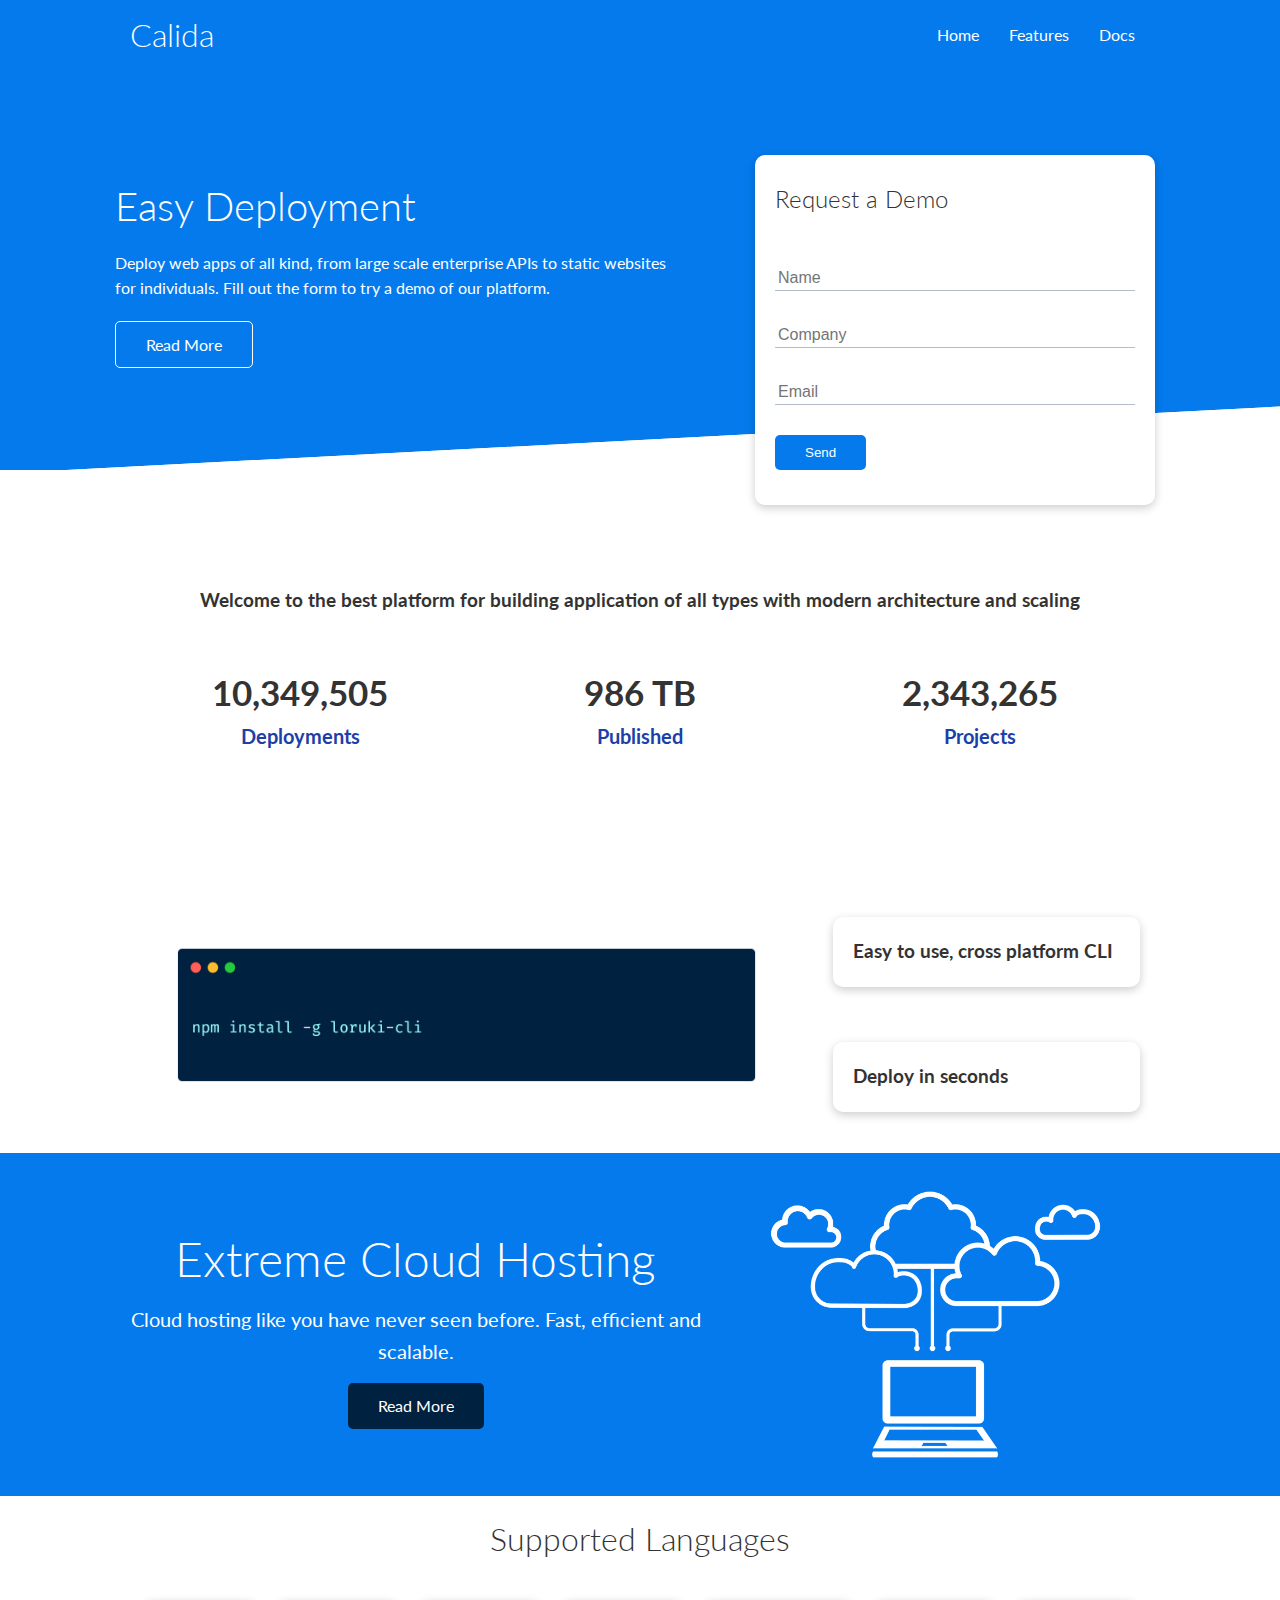
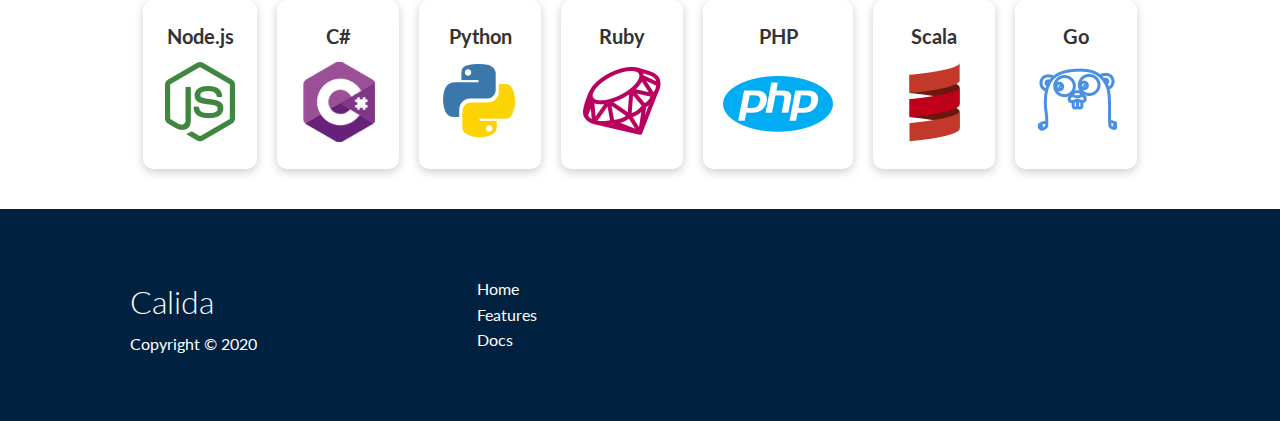
<file: index.html>
<!DOCTYPE html>
<html lang="en">
<head>
    <meta charset="UTF-8">
    <meta name="viewport" content="width=device-width, initial-scale=1.0">
    <link rel="stylesheet" href="css/style.css">
    <link rel="stylesheet" href="css/utilities.css">
    <link rel="stylesheet" href="https://cdnjs.cloudflare.com/ajax/libs/font-awesome/5.15.1/css/all.min.css" integrity="sha512-+4zCK9k+qNFUR5X+cKL9EIR+ZOhtIloNl9GIKS57V1MyNsYpYcUrUeQc9vNfzsWfV28IaLL3i96P9sdNyeRssA==" crossorigin="anonymous" />
    <title>Calida | Deploy your website</title>
</head>
<body>
    <!-- Navigation -->
    <div class="navbar">
        <div class="container flex">
            <h1 class="logo">Calida</h1>
            <nav>
                <ul>
                    <li><a href="index.html">Home</a></li>
                    <li><a href="features.html">Features</a></li>
                    <li><a href="docs.html">Docs</a></li>
                </ul>
            </nav>
        </div>
    </div>
    <!-- Showcase setion -->
    <section class="showcase">
        <div class="container grid">
            <div class="showcase-text">
                <h1>Easy Deployment</h1>
                <p>Deploy web apps of all kind, from large scale enterprise APIs to static
                    websites for individuals. Fill out the form to try a demo of our platform.
                </p>
                <a href="features.html" class="btn btn-outline">Read More</a>
            </div>
            <div class="showcase-form card">
                <h2>Request a Demo</h2>
                <form name="contact" method="POST" netlify-honeypot="bot-field" data-netlify="true">
                    <input type="hidden" name="form-name" value="contact">
                    <p class="hidden">
                        <label>Don’t fill this out if you’re human: <input name="bot-field" /></label>
                    </p>
                    <div class="form-control">
                        <input type="text" name="name" placeholder="Name" required>
                    </div>
                    <div class="form-control">
                        <input type="text" name="company" placeholder="Company" required>
                    </div>
                    <div class="form-control">
                        <input type="email" name="email" placeholder="Email" required>
                    </div>
                    <input type="submit" value="Send" class="btn btn-primary">
                </form>
            </div>
        </div>
    </section>
    <!-- Stats Section -->
    <section class="stats">
        <div class="container">
            <h3 class="stats-heading text-center my-1">
                Welcome to the best platform for building application of all types
                with modern architecture and scaling
            </h3>
            <div class="grid grid-3 text-center my-4">
                <div>
                    <i class="fas fa-server fa-3x"></i>
                    <h3>10,349,505</h3>
                    <p class="text-secondary">Deployments</p>
                </div>
                <div>
                    <i class="fas fa-upload fa-3x"></i>
                    <h3>986 TB</h3>
                    <p class="text-secondary">Published</p>
                </div>
                <div>
                    <i class="fas fa-project-diagram fa-3x"></i>
                    <h3>2,343,265</h3>
                    <p class="text-secondary">Projects</p>
                </div>
            </div>
        </div>
    </section>
    <!-- CLI part -->
    <section class="cli">
        <div class="container grid">
            <img src="images/cli.png" alt="CLI Card">
            <div class="card">
                <h3>Easy to use, cross platform CLI</h3>
            </div>
            <div class="card">
                <h3>
                    Deploy in seconds
                </h3>
            </div>
        </div>
    </section>
    <!-- CLoud section -->
    <section class="cloud bg-primary my-2 py-2">
        <div class="container grid">
            <div class="text-center">
                <h2 class="lg">
                    Extreme Cloud Hosting
                </h2>
                <p class="lead my-1">Cloud hosting like you have never seen before.
                    Fast, efficient and scalable.
                </p>
                <a href="features.html" class="btn btn-dark">Read More</a>
            </div>
            <img src="images/cloud.png" alt="Cloud Picture">
        </div>
    </section>
    <!-- Supported languages -->
    <section class="languages">
        <h2 class="md text-center my-2">Supported Languages</h2>
        <div class="container flex">
            <div class="card">
                <h4>Node.js</h4>
                <img src="images/logos/node.png" alt="node js image">
            </div>
            <div class="card">
                <h4>C#</h4>
                <img src="images/logos/csharp.png" alt="node js image">
            </div>
            <div class="card">
                <h4>Python</h4>
                <img src="images/logos/python.png" alt="node js image">
            </div>
            <div class="card">
                <h4>Ruby</h4>
                <img src="images/logos/ruby.png" alt="node js image">
            </div>
            <div class="card">
                <h4>PHP</h4>
                <img src="images/logos/php.png" alt="node js image">
            </div>
            <div class="card">
                <h4>Scala</h4>
                <img src="images/logos/scala.png" alt="node js image">
            </div>
            <div class="card">
                <h4>Go</h4>
                <img src="images/logos/go.png" alt="node js image">
            </div>

        </div>
    </section>
    <!-- Footer -->
    <footer class="footer bg-dark py-5">
        <div class="container grid grid-3">
            <div>
                <h1>Calida</h1>
                <p>Copyright &copy; 2020</p>
            </div>
            <div>
                <nav>
                    <ul>
                        <li><a href="index.html">Home</a></li>
                        <li><a href="features.html">Features</a></li>
                        <li><a href="docs.html">Docs</a></li>
                    </ul>
                </nav>
            </div>
            <div class="social">
                <a href="#"><i class="fab fa-github fa-2x"></i></a>
                <a href="#"><i class="fab fa-facebook fa-2x"></i></a>
                <a href="#"><i class="fab fa-instagram fa-2x"></i></a>
                <a href="#"><i class="fab fa-twitter fa-2x"></i></a>
            </div>
        </div>
    </footer>
</body>
</html>
</file>
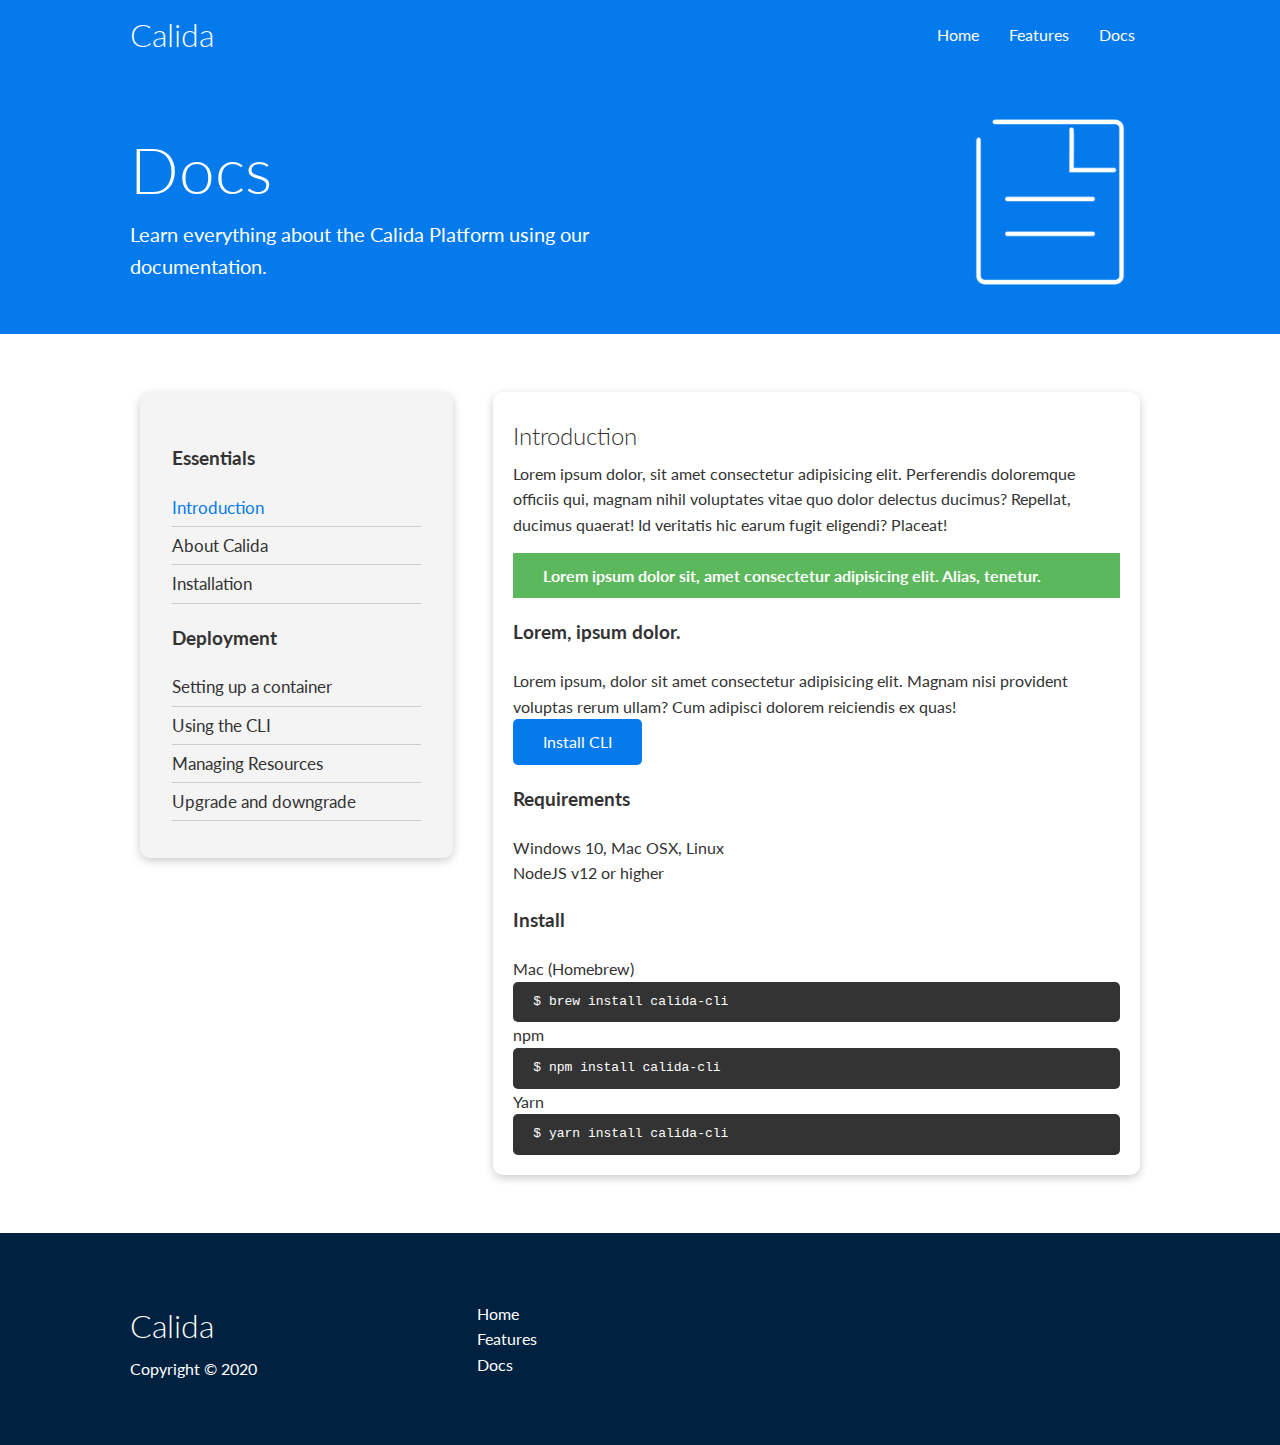
<file: docs.html>
<!DOCTYPE html>
<html lang="en">
<head>
    <meta charset="UTF-8">
    <meta name="viewport" content="width=device-width, initial-scale=1.0">
    <link rel="stylesheet" href="css/style.css">
    <link rel="stylesheet" href="css/utilities.css">
    <link rel="stylesheet" href="https://cdnjs.cloudflare.com/ajax/libs/font-awesome/5.15.1/css/all.min.css" integrity="sha512-+4zCK9k+qNFUR5X+cKL9EIR+ZOhtIloNl9GIKS57V1MyNsYpYcUrUeQc9vNfzsWfV28IaLL3i96P9sdNyeRssA==" crossorigin="anonymous" />
    <title>Calida | Deploy your website</title>
</head>
<body>
    <!-- Navigation -->
    <div class="navbar">
        <div class="container flex">
            <h1 class="logo">Calida</h1>
            <nav>
                <ul>
                    <li><a href="index.html">Home</a></li>
                    <li><a href="features.html">Features</a></li>
                    <li><a href="docs.html">Docs</a></li>
                </ul>
            </nav>
        </div>
    </div>
    <!-- Head area -->
    <section class="docs-head bg-primary py-3">
        <div class="container grid">
            <div>
                <h1 class="xl">Docs</h1>
                <p class="lead">Learn everything about the Calida Platform using our documentation.</p>
            </div>
            <img src="images/docs.png" alt="server">
        </div>
    </section>
    <!-- Docs Main -->
    <section class="docs-main my-4">
        <div class="container grid">
            <div class="card bg-light p-3">
                <h3 class="my-2">Essentials</h3>
                <nav>
                    <ul>
                        <li><a class="text-primary" href="#">Introduction</a></li>
                        <li><a href="#">About Calida</a></li>
                        <li><a href="#">Installation</a></li>
                    </ul>
                </nav>
                <h3 class="my-2">Deployment</h3>
                <nav>
                    <ul>
                        <li><a href="#">Setting up a container</a></li>
                        <li><a href="#">Using the CLI</a></li>
                        <li><a href="#">Managing Resources</a></li>
                        <li><a href="#">Upgrade and downgrade</a></li>
                    </ul>
                </nav>
            </div>
            <div class="card">
                <h2>Introduction</h2>
                <p>Lorem ipsum dolor, sit amet consectetur adipisicing elit. Perferendis doloremque officiis qui, magnam nihil voluptates vitae quo dolor delectus ducimus? Repellat, ducimus quaerat! Id veritatis hic earum fugit eligendi? Placeat!</p>
                
                <div class="alert alert-success">
                    <i class="fas fa-info"></i>Lorem ipsum dolor sit, amet consectetur adipisicing elit. Alias, tenetur.
                </div>
                
                <h3>Lorem, ipsum dolor.</h3>
                <p>Lorem ipsum, dolor sit amet consectetur adipisicing elit. Magnam nisi provident voluptas rerum ullam? Cum adipisci dolorem reiciendis ex quas!</p>
                <a href="#" class="btn btn-primary">Install CLI</a>

                <h3>Requirements</h3>
                <ul>
                    <li>Windows 10, Mac OSX, Linux</li>
                    <li>NodeJS v12 or higher</li>
                </ul>

                <h3>Install</h3>
                <p>Mac (Homebrew)</p>
                <pre><code>$ brew install calida-cli</code></pre>
                <p>npm</p>
                <pre><code>$ npm install calida-cli</code></pre>
                <p>Yarn</p>
                <pre><code>$ yarn install calida-cli</code></pre>
            </div>
        </div>
    </section>



    
    <!-- Footer -->
    <footer class="footer bg-dark py-5">
        <div class="container grid grid-3">
            <div>
                <h1>Calida</h1>
                <p>Copyright &copy; 2020</p>
            </div>
            <div>
                <nav>
                    <ul>
                        <li><a href="index.html">Home</a></li>
                        <li><a href="features.html">Features</a></li>
                        <li><a href="docs.html">Docs</a></li>
                    </ul>
                </nav>
            </div>
            <div class="social">
                <a href="#"><i class="fab fa-github fa-2x"></i></a>
                <a href="#"><i class="fab fa-facebook fa-2x"></i></a>
                <a href="#"><i class="fab fa-instagram fa-2x"></i></a>
                <a href="#"><i class="fab fa-twitter fa-2x"></i></a>
            </div>
        </div>
    </footer>
</body>
</html>
</file>
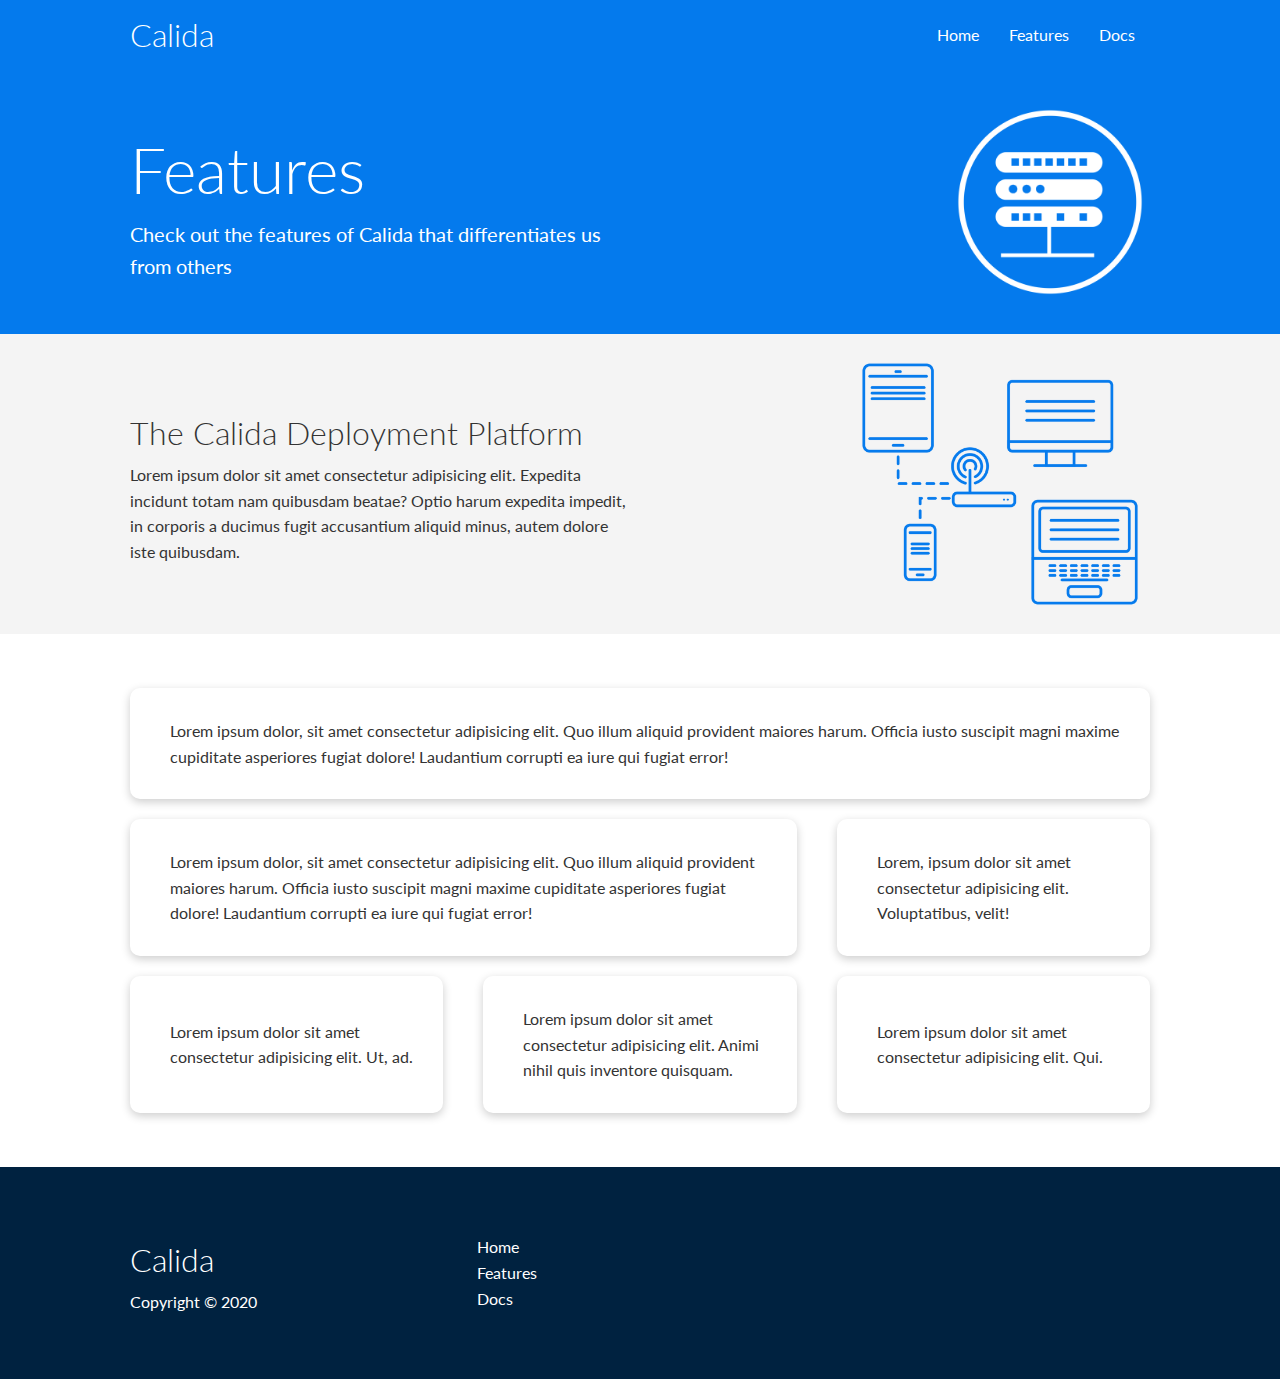
<file: features.html>
<!DOCTYPE html>
<html lang="en">
<head>
    <meta charset="UTF-8">
    <meta name="viewport" content="width=device-width, initial-scale=1.0">
    <link rel="stylesheet" href="css/style.css">
    <link rel="stylesheet" href="css/utilities.css">
    <link rel="stylesheet" href="https://cdnjs.cloudflare.com/ajax/libs/font-awesome/5.15.1/css/all.min.css" integrity="sha512-+4zCK9k+qNFUR5X+cKL9EIR+ZOhtIloNl9GIKS57V1MyNsYpYcUrUeQc9vNfzsWfV28IaLL3i96P9sdNyeRssA==" crossorigin="anonymous" />
    <title>Calida | Deploy your website</title>
</head>
<body>
    <!-- Navigation -->
    <div class="navbar">
        <div class="container flex">
            <h1 class="logo">Calida</h1>
            <nav>
                <ul>
                    <li><a href="index.html">Home</a></li>
                    <li><a href="features.html">Features</a></li>
                    <li><a href="docs.html">Docs</a></li>
                </ul>
            </nav>
        </div>
    </div>
    <!-- Head area -->
    <section class="features-head bg-primary py-3">
        <div class="container grid">
            <div>
                <h1 class="xl">Features</h1>
                <p class="lead">Check out the features of Calida that differentiates us from others</p>
            </div>
            <img src="images/server.png" alt="server">
        </div>
    </section>
    <!-- Sub head section -->
    <section class="features-sub-head bg-light py3">
        <div class="container grid">
            <div>
                <h1 class="md">The Calida Deployment Platform</h1>
                <p>Lorem ipsum dolor sit amet consectetur adipisicing elit. Expedita incidunt totam nam quibusdam beatae? Optio harum expedita impedit, in corporis a ducimus fugit accusantium aliquid minus, autem dolore iste quibusdam.</p>
            </div>
            <img src="images/server2.png" alt="server2">
        </div>
    </section>
    <!-- Features main section -->
    <section class="features-main my-2">
        <div class="container grid grid-3">
            <div class="card flex">
                <i class="fas fa-server fa-3x"></i>
                <p>Lorem ipsum dolor, sit amet consectetur adipisicing elit. Quo illum aliquid provident maiores harum. Officia iusto suscipit magni maxime cupiditate asperiores fugiat dolore! Laudantium corrupti ea iure qui fugiat error!</p>
                
            </div>
            <div class="card flex">
                <i class="fas fa-project-diagram fa-3x"></i>
                <p>Lorem ipsum dolor, sit amet consectetur adipisicing elit. Quo illum aliquid provident maiores harum. Officia iusto suscipit magni maxime cupiditate asperiores fugiat dolore! Laudantium corrupti ea iure qui fugiat error!</p>
                
            </div>
            <div class="card flex">
                <i class="fas fa-laptop-code fa-3x"></i>
                <p>Lorem, ipsum dolor sit amet consectetur adipisicing elit. Voluptatibus, velit!</p>
                
            </div>
            <div class="card flex">
                <i class="fas fa-database fa-3x"></i>
                <p>Lorem ipsum dolor sit amet consectetur adipisicing elit. Ut, ad.</p>
                
            </div>
            <div class="card flex">
                <i class="fas fa-power-off fa-3x"></i>
                <p>Lorem ipsum dolor sit amet consectetur adipisicing elit. Animi nihil quis inventore quisquam.</p>
                
            </div>
            <div class="card flex">
                <i class="fas fa-upload fa-3x"></i>
                <p>Lorem ipsum dolor sit amet consectetur adipisicing elit. Qui.</p>
                
            </div>
        </div>
    </section>




    <!-- Footer -->
    <footer class="footer bg-dark py-5">
        <div class="container grid grid-3">
            <div>
                <h1>Calida</h1>
                <p>Copyright &copy; 2020</p>
            </div>
            <div>
                <nav>
                    <ul>
                        <li><a href="index.html">Home</a></li>
                        <li><a href="features.html">Features</a></li>
                        <li><a href="docs.html">Docs</a></li>
                    </ul>
                </nav>
            </div>
            <div class="social">
                <a href="#"><i class="fab fa-github fa-2x"></i></a>
                <a href="#"><i class="fab fa-facebook fa-2x"></i></a>
                <a href="#"><i class="fab fa-instagram fa-2x"></i></a>
                <a href="#"><i class="fab fa-twitter fa-2x"></i></a>
            </div>
        </div>
    </footer>
</body>
</html>
</file>
<file: css/style.css>
@import url("https://fonts.googleapis.com/css2?family=Lato:wght@300&display=swap");
:root{
    --primary-color: #047aed;
    --secondary-color: #1c3fa8;
    --dark-color: #002240;
    --light-color: #f4f4f4;
    --success-color: #5cb85c;
    --error-color: #d9534f;
}
* {
  box-sizing: border-box;
  padding: 0;
  margin: 0;
}
body {
  font-family: "Lato", sans-serif;
  color: #333333;
  line-height: 1.6;
}
ul {
  list-style-type: none;
}
a {
  text-decoration: none;
  color: #333333;
}
h1,
h2 {
  font-weight: 300;
  line-height: 1.2;
  margin: 10px 0;
}
p {
    margin; 10px 0;
}
img {
    width: 100%;
}
code, pre{
    background: #333;
    color: #fff;
    padding: 10px;
    border-radius: 5px;
}
.hidden{
    /* display: none; */
    visibility: hidden;
    height: 0;
}
/* Navbar section */
.navbar {
    background-color: var(--primary-color);
    color: #ffffff;
    height: 70px;
}
.navbar ul{
    display: flex;
}
.navbar a{
    color: #ffffff;
    padding: 10px;
    margin: 0 5px;
}
.navbar a:hover{
    border-bottom: 2px #fff solid;
}
.navbar .flex{
    justify-content: space-between;
}
/* Showcase */
.showcase-text{
    animation: slideInFromLeft 1s ease-in;
}
.showcase{
    height: 400px;
    background-color: var(--primary-color);
    color: #ffffff;
    position: relative;
}
.showcase h1{
    font-size: 40px;
}
.showcase p{
    margin: 20px 0;
}
.showcase .grid{
    grid-template-columns: 55% 45%;
    gap: 30px;
    overflow: visible;
}
.showcase-form{
    position: relative;
    top: 60px;
    height: 350px;
    width: 400px;
    padding: 40px;
    z-index: 100;
    justify-self: flex-end;
    animation: slideInFromRight 1s ease-in;

}
.showcase-form .form-control{
    margin: 30px 0;
}
.showcase-form input[type='text'],
.showcase-form input[type='email']{
    border: 0;
    border-bottom: 1px solid #b4becb;
    width: 100%;
    padding: 3px;
    font-size: 16px;
}
.showcase-form input:focus{
    outline: none;
}
.showcase::before,.showcase::after{
    content: '';
    position: absolute;
    height: 100px;
    bottom: -70px;
    right: 0;
    left: 0;
    background: #fff;
    -webkit-transform: skewY(-3deg);
    -moz-transform: skewY(-3deg);
    -ms-transform: skewY(-3deg);
}
/* Stats */
.stats{
    padding: 100px;
    animation: slideInFromBottom 1s ease-in;
}
.stats .grid h3{
    font-size: 35px;
}
.stats .grid p{
    font-size: 20px;
    font-weight: bold;
}
/* CLI section */
.cli .grid{
    grid-template-columns: repeat(3, 1fr);
    grid-template-rows: repeat(2, 1fr);
}
.cli .grid > *:first-child{
    grid-column: 1 / span 2;
    grid-row: 1 / span 2;
}
/* Cloud section */
.cloud .grid{
    grid-template-columns: 4fr 3fr;
}
/* Language Section */
.languages .flex{
    flex-wrap: wrap;
}
.languages .card{
    text-align: center;
    margin: 18px 10px 40px;
    transition: transform 0.2s ease-in;

}
.languages .card h4{
    font-size: 20px;
    margin-bottom: 10px;
}
.languages .card:hover{
    transform: translateY(-15px);
}

/* Features */
.features-head img{
    width: 200px;
    justify-self: flex-end;
}
.features-sub-head img{
    width: 300px;
    justify-self: flex-end;
}
/* Features main section */
.features-main .card > i{
    margin-right: 20px;
}

.features-main .grid{
    padding: 30px;
}

.features-main .grid > *:first-child{
    grid-column: 1 / span 3;
}
.features-main .grid > *:nth-child(2){
    grid-column: 1 / span 2;
}

/* Docs */
.docs-head img{
    width: 200px;
    justify-self: flex-end;
}
.docs-main h3{
    margin: 20px 0;
}
.docs-main .grid{
    grid-template-columns: 1fr 2fr;
    align-items: flex-start;
}
.docs-main nav li{
    font-size: 17px;
    padding-bottom: 5px;
    margin-bottom: 5px;
    border-bottom: 1px #cccccc solid;
}

.docs-main a:hover{
    font-weight: bold;
}
/* Footer Section */
.footer .social a{
    margin: 0 10px;
}

/* Animations */
@keyframes slideInFromLeft{
    0%{
        transform: translateX(-100%);
    }
    100%{
        transform: translateX(0%);
    }
}
@keyframes slideInFromRight{
    0%{
        transform: translateX(100%);
    }
    100%{
        transform: translateX(0%);
    }
}
@keyframes slideInFromTop{
    0%{
        transform: translateY(-100%);
    }
    100%{
        transform: translateX(0%);
    }
}
@keyframes slideInFromBottom{
    0%{
        transform: translateY(100%);
    }
    100%{
        transform: translateX(0%);
    }
}
/* Tablets and under */
@media(max-width: 768px){
    .grid, 
    .showcase .grid, 
    .stats .grid, 
    .cli .grid, 
    .cloud .grid,
    .features-head .grid,
    .features-sub-head .grid,
    .features-main .grid,
    .docs-main .grid,
    .docs-head .grid{
        grid-template-columns: 1fr;
        grid-template-rows: 1fr;
    }
    .showcase{
        height: auto;
    }
    .showcase-text{
        text-align: center;
        margin-top: 40px;
        animation: slideInFromTop 1s ease-in;
    }
    .showcase-form{
        justify-self: center;
        margin: auto;
        animation: slideInFromBottom 1s ease-in;
    }
    .cli .grid > *:first-child{
        grid-column: 1;
        grid-row: 1;
    }
    .features-main .grid > *:first-child{
        grid-column: 1;
    }
    .features-main .grid > *:nth-child(2){
        grid-column: 1;
    }
    .features-head img{
        width: 200px;
        justify-self: center;
    }
    .features-sub-head img{
        width: 300px;
        justify-self: center;
    }
    .features-head,
    .features-sub-head{
        text-align: center;
    }
    .docs-head img{
        justify-self: center;
    }
    .docs-head {
        text-align: center;
    }
}
/* Mobile devices */
@media(max-width: 500px){
    .navbar{
        height: 110px;
    }
    .navbar .flex{
        flex-direction: column;
    }
    .navbar ul{
        padding: 10px;
        background-color: rgba(0,0,0,0.1);
    }
}
</file>
<file: css/utilities.css>
/* Utilities */
.container {
  max-width: 1100px;
  margin: 0 auto;
  overflow: auto;
  padding: 0 40px;
}
.card {
  background-color: #ffffff;
  color: #333333;
  border-radius: 10px;
  box-shadow: 0 3px 10px rgba(0, 0, 0, 0.2);
  padding: 20px;
  margin: 10px;
}
.btn {
  display: inline-block;
  padding: 10px 30px;
  cursor: pointer;
  background: var(--primary-color);
  color: #ffffff;
  border: none;
  border-radius: 5px;
}
.btn-outline {
  background-color: transparent;
  border: 1px #ffffff solid;
}
.btn:hover {
  transform: scale(0.98);
}
/* Backgrounds  and colored buttons*/
.bg-primary,
.btn-primary {
  background-color: var(--primary-color);
  color: #ffffff;
}
.bg-secondary,
.btn-secondary {
  background-color: var(--secondary-color);
  color: #ffffff;
}

.bg-dark,
.btn-dark {
  background-color: var(--dark-color);
  color: #ffffff;
}

.bg-light,
.btn-light {
  background-color: var(--light-color);
  color: #333333;
}
.bg-primary a,
.btn-primary a,
.bg-secondary a,
.btn-secondary a,
.bg-dark a,
.btn-dark a {
  color: #ffffff;
}

/* Text colors */
.text-primary {
  color: var(--primary-color);
}
.text-secondary {
  color: var(--secondary-color);
}

.text-dark {
  color: var(--dark-color);
}

.text-light {
  color: var(--light-color);
}
/* Text Sizes */
.lead {
  font-size: 20px;
}
.sm {
  font-size: 1rem;
}
.md {
  font-size: 2rem;
}
.lg {
  font-size: 3rem;
}
.xl {
  font-size: 4rem;
}
.text-center {
  text-align: center;
}

/* Alert */
.alert {
  background-color: var(--light-color);
  padding: 10px 20px;
  font-weight: bold;
  margin: 15px 0;
}
.alert-success {
  background-color: var(--success-color);
  color: #ffffff;
}
.alert-error {
  background-color: var(--error-color);
  color: #ffffff;
}
.alert i {
  margin-right: 10px;
}
.flex {
  display: flex;
  justify-content: center;
  align-items: center;
  height: 100%;
}
.grid {
  display: grid;
  grid-template-columns: repeat(2, 1fr);
  gap: 20px;
  justify-content: center;
  align-items: center;
  height: 100%;
}
.grid-3 {
  grid-template-columns: repeat(3, 1fr);
}

/* Margins */
.my-1 {
  margin: 1rem 0;
}
.my-2 {
  margin: 1.5rem 0;
}
.my-3 {
  margin: 2rem 0;
}
.my-4 {
  margin: 3rem 0;
}
.my-5 {
  margin: 4rem 0;
}

.m-1 {
  margin: 1rem;
}
.m-2 {
  margin: 1.5rem;
}
.m-3 {
  margin: 2rem;
}
.m-4 {
  margin: 3rem;
}
.m-5 {
  margin: 4rem;
}
/* Paddings */

.py-1 {
  padding: 1rem 0;
}
.py-2 {
  padding: 1.5rem 0;
}
.py-3 {
  padding: 2rem 0;
}
.py-4 {
  padding: 3rem 0;
}
.py-5 {
  padding: 4rem 0;
}

.p-1 {
  padding: 1rem;
}
.p-2 {
  padding: 1.5rem;
}
.p-3 {
  padding: 2rem;
}
.p-4 {
  padding: 3rem;
}
.p-5 {
  padding: 4rem;
}
</file>
